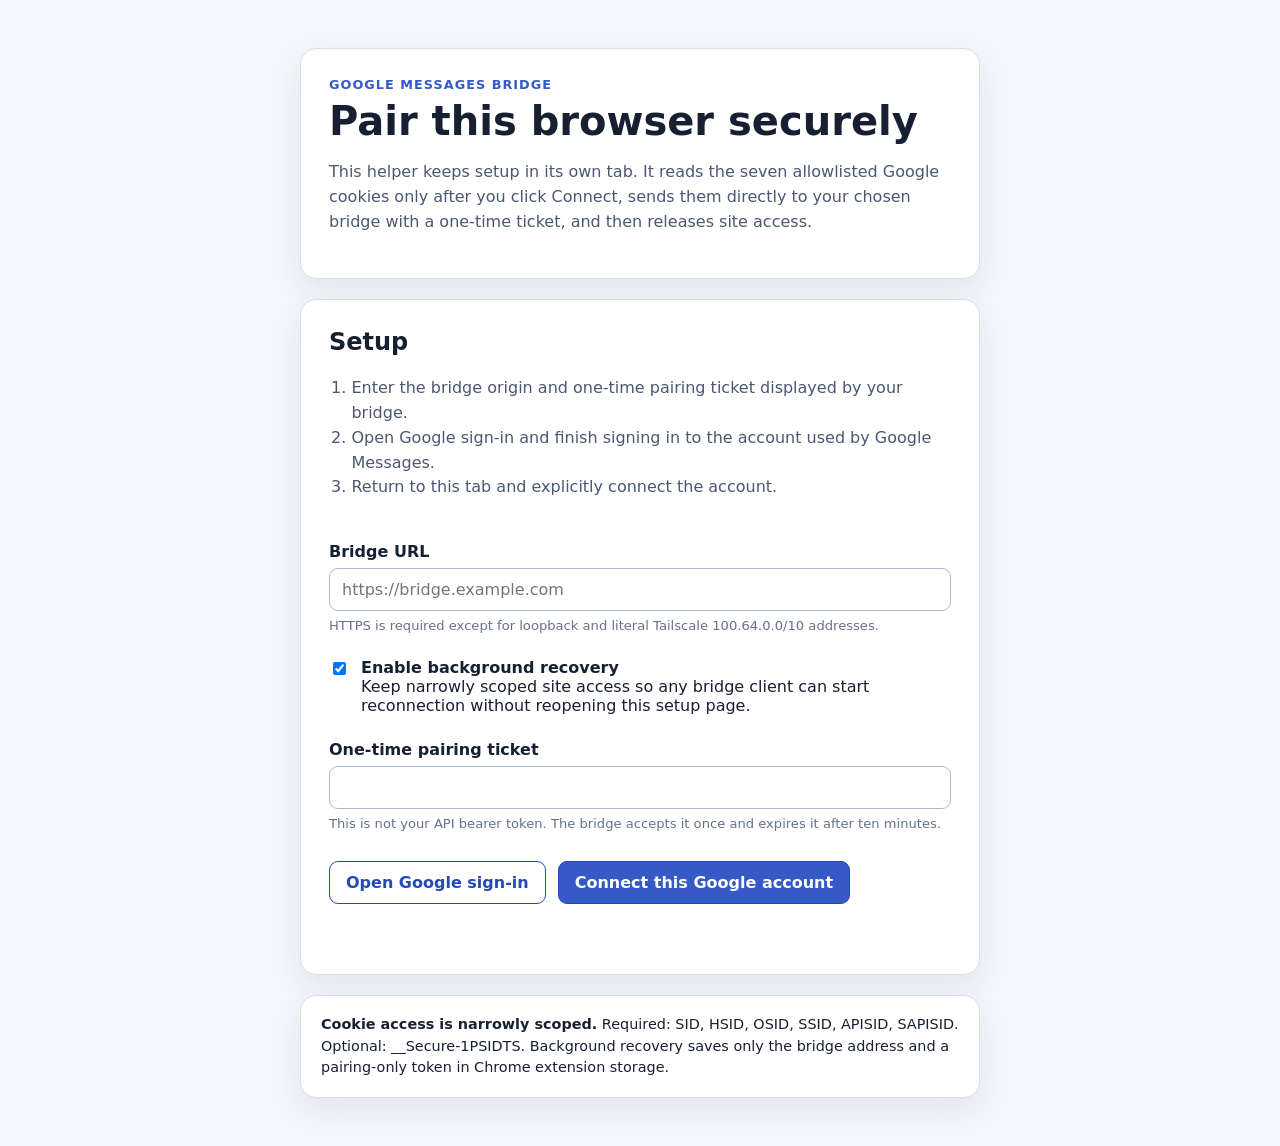
<file: internal/api/pairinghelper/setup.html>
<!doctype html>
<html lang="en">
  <head>
    <meta charset="utf-8" />
    <meta name="viewport" content="width=device-width, initial-scale=1" />
    <title>Google Messages Bridge Pairing</title>
    <link rel="stylesheet" href="setup.css" />
  </head>
  <body>
    <main>
      <header>
        <p class="eyebrow">Google Messages Bridge</p>
        <h1>Pair this browser securely</h1>
        <p class="intro">
          This helper keeps setup in its own tab. It reads the seven allowlisted
          Google cookies only after you click Connect, sends them directly to
          your chosen bridge with a one-time ticket, and then releases site
          access.
        </p>
      </header>

      <section aria-labelledby="steps-heading">
        <h2 id="steps-heading">Setup</h2>
        <ol>
          <li>
            Enter the bridge origin and one-time pairing ticket displayed by
            your bridge.
          </li>
          <li>
            Open Google sign-in and finish signing in to the account used by
            Google Messages.
          </li>
          <li>Return to this tab and explicitly connect the account.</li>
        </ol>

        <form id="pairing-form" autocomplete="off">
          <label for="bridge-url">Bridge URL</label>
          <input
            id="bridge-url"
            name="bridge-url"
            type="url"
            inputmode="url"
            placeholder="https://bridge.example.com"
            autocomplete="off"
            autocapitalize="none"
            spellcheck="false"
            required
          />
          <p class="hint">
            HTTPS is required except for loopback and literal Tailscale
            100.64.0.0/10 addresses.
          </p>

          <label class="background-option">
            <input id="background-recovery" type="checkbox" checked />
            <span>
              <strong>Enable background recovery</strong><br />
              Keep narrowly scoped site access so any bridge client can start
              reconnection without reopening this setup page.
            </span>
          </label>

          <label for="pairing-ticket">One-time pairing ticket</label>
          <input
            id="pairing-ticket"
            name="pairing-ticket"
            type="password"
            autocomplete="off"
            autocapitalize="none"
            spellcheck="false"
            required
          />
          <p class="hint">
            This is not your API bearer token. The bridge accepts it once and
            expires it after ten minutes.
          </p>

          <div class="actions">
            <button id="sign-in" type="button" class="secondary">
              Open Google sign-in
            </button>
            <button id="connect" type="button">
              Connect this Google account
            </button>
          </div>
        </form>

        <p id="status" role="status" aria-live="polite"></p>
      </section>

      <aside>
        <strong>Cookie access is narrowly scoped.</strong>
        Required: SID, HSID, OSID, SSID, APISID, SAPISID. Optional:
        __Secure-1PSIDTS. Background recovery saves only the bridge address and
        a pairing-only token in Chrome extension storage.
      </aside>
    </main>
    <script type="module" src="setup.mjs"></script>
  </body>
</html>
</file>
<file: internal/api/pairinghelper/setup.css>
:root {
  color-scheme: light dark;
  font-family:
    system-ui,
    -apple-system,
    BlinkMacSystemFont,
    "Segoe UI",
    sans-serif;
  background: #f4f6fb;
  color: #172033;
}

body {
  margin: 0;
  min-width: 320px;
}

main {
  width: min(680px, calc(100% - 40px));
  margin: 48px auto;
}

header,
section,
aside {
  border: 1px solid #d8deea;
  border-radius: 16px;
  background: #fff;
  box-shadow: 0 12px 32px rgb(28 39 64 / 8%);
}

header,
section {
  padding: 28px;
  margin-bottom: 20px;
}

aside {
  padding: 18px 20px;
  font-size: 0.9rem;
  line-height: 1.5;
}

.eyebrow {
  margin: 0 0 6px;
  color: #3559c7;
  font-size: 0.8rem;
  font-weight: 700;
  letter-spacing: 0.08em;
  text-transform: uppercase;
}

h1,
h2 {
  margin-top: 0;
}

h1 {
  margin-bottom: 10px;
  font-size: clamp(1.8rem, 5vw, 2.5rem);
}

.intro,
ol {
  color: #4b5872;
  line-height: 1.55;
}

ol {
  padding-left: 1.4rem;
}

form {
  display: grid;
  margin-top: 24px;
}

label {
  margin-top: 18px;
  margin-bottom: 7px;
  font-weight: 650;
}

input {
  box-sizing: border-box;
  width: 100%;
  border: 1px solid #aeb9cd;
  border-radius: 9px;
  padding: 11px 12px;
  background: #fff;
  color: #172033;
  font: inherit;
}

.background-option {
  display: flex;
  gap: 12px;
  align-items: flex-start;
  margin-top: 22px;
  font-weight: 400;
}

.background-option input {
  width: auto;
  margin-top: 4px;
}

input:focus-visible,
button:focus-visible {
  outline: 3px solid rgb(53 89 199 / 30%);
  outline-offset: 2px;
}

.hint {
  margin: 6px 0 0;
  color: #66728a;
  font-size: 0.82rem;
  line-height: 1.4;
}

.actions {
  display: flex;
  flex-wrap: wrap;
  gap: 12px;
  margin-top: 28px;
}

button {
  border: 1px solid #244ab7;
  border-radius: 9px;
  padding: 11px 16px;
  background: #3559c7;
  color: #fff;
  font: inherit;
  font-weight: 650;
  cursor: pointer;
}

button.secondary {
  background: #fff;
  color: #244ab7;
}

button:disabled {
  cursor: wait;
  opacity: 0.55;
}

#status {
  min-height: 1.5rem;
  margin: 18px 0 0;
  line-height: 1.5;
}

#status[data-kind="success"] {
  color: #176436;
}

#status[data-kind="error"] {
  color: #a52323;
}

@media (prefers-color-scheme: dark) {
  :root {
    background: #101521;
    color: #e9edf7;
  }

  header,
  section,
  aside,
  input,
  button.secondary {
    border-color: #39445a;
    background: #1a2232;
    color: #e9edf7;
  }

  .intro,
  ol,
  .hint {
    color: #b3bdd1;
  }

  .eyebrow,
  button.secondary {
    color: #9ab1ff;
  }

  #status[data-kind="success"] {
    color: #70d493;
  }

  #status[data-kind="error"] {
    color: #ff9b9b;
  }
}
</file>
